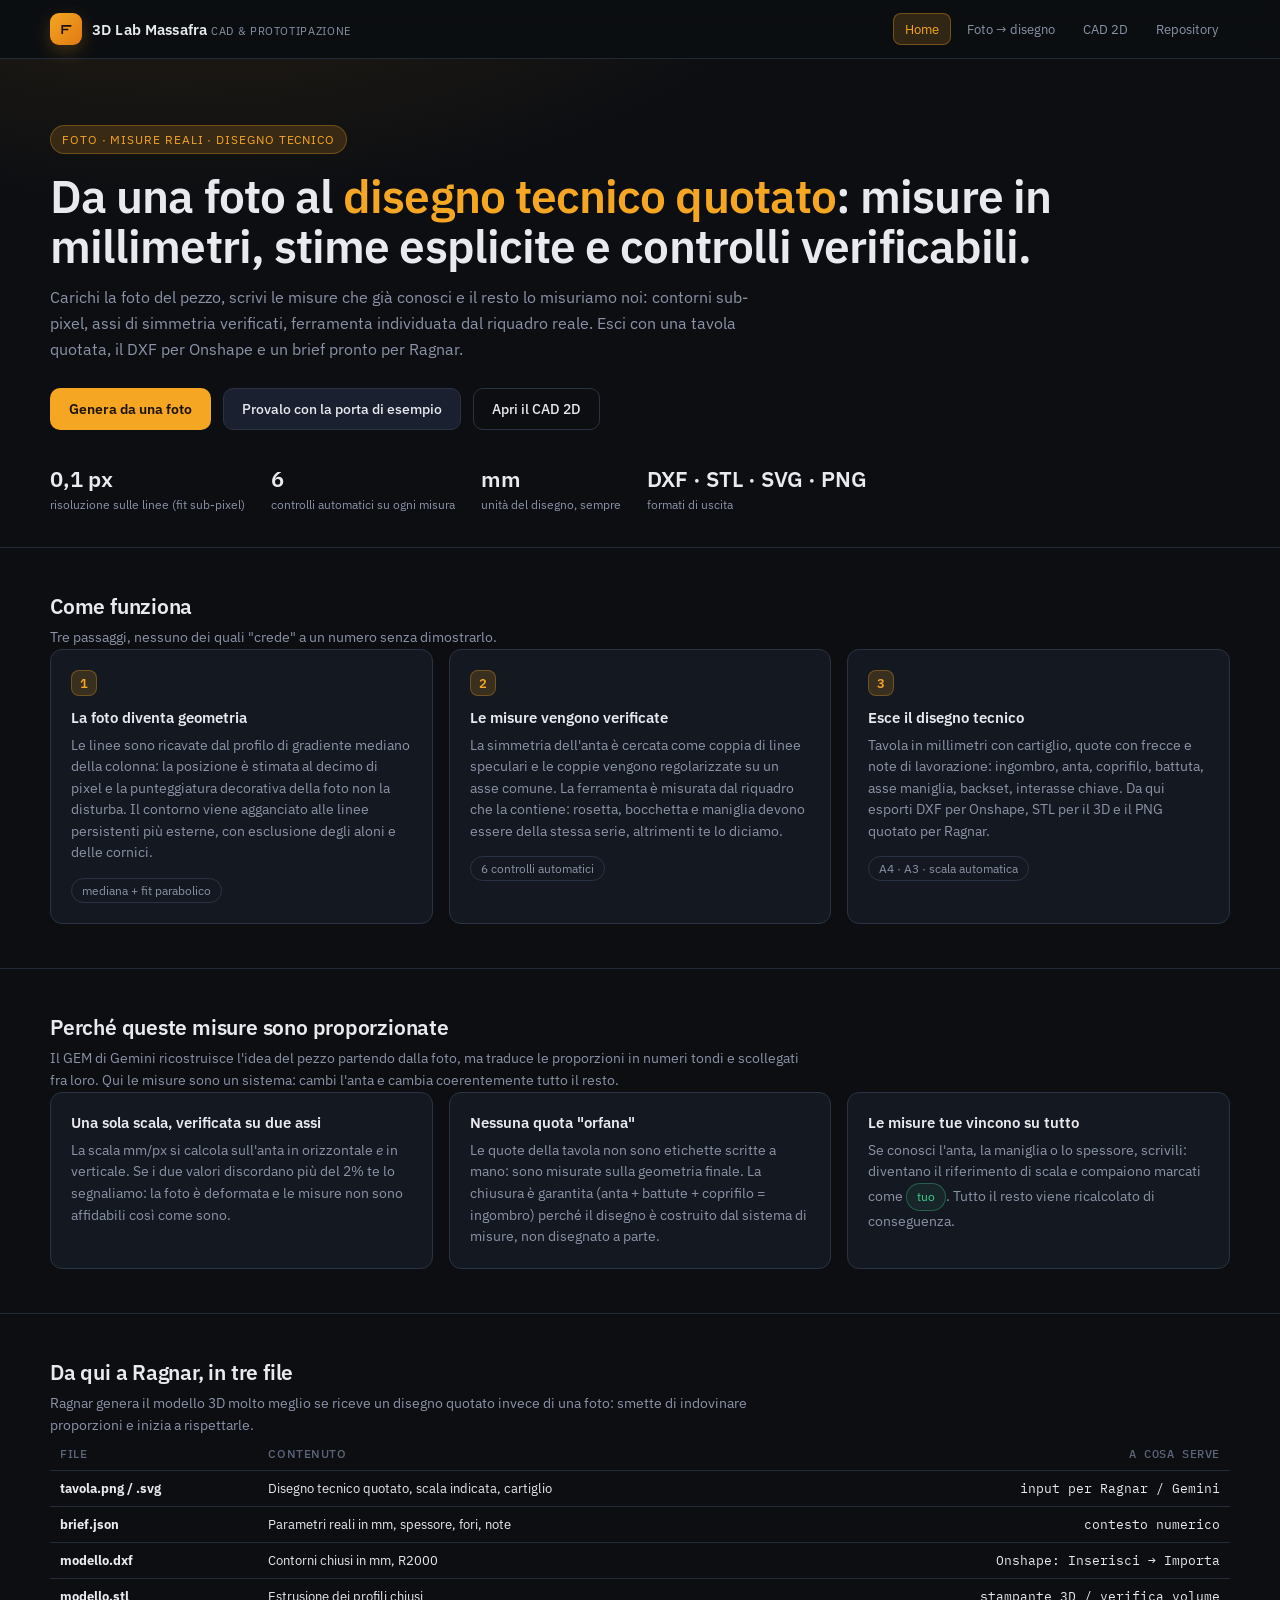
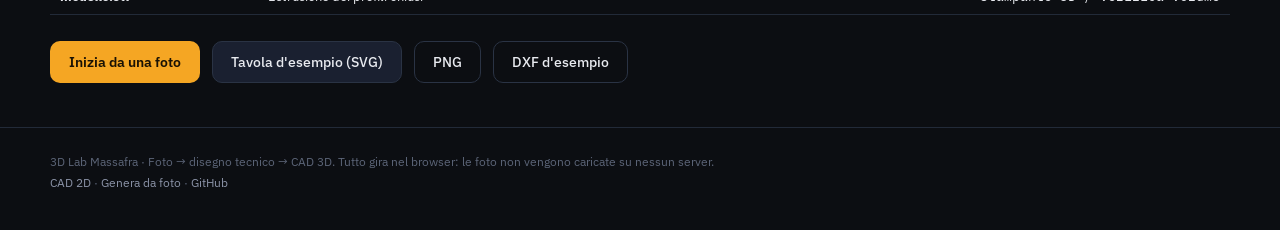
<file: index.html>
<!DOCTYPE html>
<html lang="it">
<head>
  <meta charset="UTF-8" />
  <meta name="viewport" content="width=device-width, initial-scale=1.0, viewport-fit=cover" />
  <title>3D Lab Massafra — Foto → disegno tecnico quotato → CAD / Ragnar</title>
  <meta name="description" content="Carica una foto e genera un disegno tecnico quotato in millimetri, con stime esplicite e controlli verificabili. DXF per Onshape, tavola e brief per Ragnar." />
  <link rel="icon" href="data:image/svg+xml,%3Csvg xmlns='http://www.w3.org/2000/svg' viewBox='0 0 16 16'%3E%3Crect width='16' height='16' rx='3' fill='%23f5a623'/%3E%3Cpath d='M4 11.5V4.5h8M4 8h5' stroke='%231a1204' stroke-width='1.6' fill='none'/%3E%3C/svg%3E" />
  <link rel="preconnect" href="https://fonts.googleapis.com" />
  <link rel="preconnect" href="https://fonts.gstatic.com" crossorigin />
  <link href="https://fonts.googleapis.com/css2?family=IBM+Plex+Mono:wght@400;500&family=IBM+Plex+Sans:wght@400;500;600&display=swap" rel="stylesheet" />
  <link rel="stylesheet" href="studio.css" />
</head>
<body class="app">
  <header class="topbar-app">
    <div class="wrap row">
      <span class="brand-app">
        <span class="logo" aria-hidden="true">
          <svg width="17" height="17" viewBox="0 0 16 16" fill="none">
            <path d="M4 11.5V4.5h8M4 8h5" stroke="#1a1204" stroke-width="1.6" stroke-linecap="round"/>
          </svg>
        </span>
        <span>
          <span class="name">3D Lab Massafra</span>
          <span class="sub">CAD &amp; prototipazione</span>
        </span>
      </span>
      <nav class="nav-app">
        <a href="index.html" class="on">Home</a>
        <a href="genera.html">Foto → disegno</a>
        <a href="cad.html">CAD 2D</a>
        <a href="https://github.com/3dlabmassafra/CAD" target="_blank" rel="noopener">Repository</a>
      </nav>
    </div>
  </header>

  <main>
    <section class="hero">
      <div class="wrap">
        <span class="kicker">Foto · misure reali · disegno tecnico</span>
        <h1 class="display">Da una foto al <em>disegno tecnico quotato</em>: misure in millimetri, stime esplicite e controlli verificabili.</h1>
        <p class="lede">
          Carichi la foto del pezzo, scrivi le misure che già conosci e il resto lo misuriamo noi: contorni sub-pixel,
          assi di simmetria verificati, ferramenta individuata dal riquadro reale. Esci con una tavola quotata,
          il DXF per Onshape e un brief pronto per Ragnar.
        </p>
        <div class="cta-row">
          <a class="btn primary" href="genera.html">Genera da una foto</a>
          <a class="btn" href="genera.html?demo=1">Provalo con la porta di esempio</a>
          <a class="btn ghost" href="cad.html">Apri il CAD 2D</a>
        </div>
        <div class="stats-row">
          <div class="stat-app"><b>0,1&nbsp;px</b><span>risoluzione sulle linee (fit sub-pixel)</span></div>
          <div class="stat-app"><b>6</b><span>controlli automatici su ogni misura</span></div>
          <div class="stat-app"><b>mm</b><span>unità del disegno, sempre</span></div>
          <div class="stat-app"><b>DXF · STL · SVG · PNG</b><span>formati di uscita</span></div>
        </div>
      </div>
    </section>

    <section class="block">
      <div class="wrap">
        <div class="head">
          <h2>Come funziona</h2>
          <p class="sub">Tre passaggi, nessuno dei quali "crede" a un numero senza dimostrarlo.</p>
        </div>
        <div class="grid-3">
          <article class="card">
            <div class="num">1</div>
            <h3>La foto diventa geometria</h3>
            <p>Le linee sono ricavate dal profilo di gradiente mediano della colonna: la posizione è stimata al decimo di pixel e la punteggiatura decorativa della foto non la disturba. Il contorno viene agganciato alle linee persistenti più esterne, con esclusione degli aloni e delle cornici.</p>
            <div class="foot"><span class="pill">mediana + fit parabolico</span></div>
          </article>
          <article class="card">
            <div class="num">2</div>
            <h3>Le misure vengono verificate</h3>
            <p>La simmetria dell'anta è cercata come coppia di linee speculari e le coppie vengono regolarizzate su un asse comune. La ferramenta è misurata dal riquadro che la contiene: rosetta, bocchetta e maniglia devono essere della stessa serie, altrimenti te lo diciamo.</p>
            <div class="foot"><span class="pill">6 controlli automatici</span></div>
          </article>
          <article class="card">
            <div class="num">3</div>
            <h3>Esce il disegno tecnico</h3>
            <p>Tavola in millimetri con cartiglio, quote con frecce e note di lavorazione: ingombro, anta, coprifilo, battuta, asse maniglia, backset, interasse chiave. Da qui esporti DXF per Onshape, STL per il 3D e il PNG quotato per Ragnar.</p>
            <div class="foot"><span class="pill">A4 · A3 · scala automatica</span></div>
          </article>
        </div>
      </div>
    </section>

    <section class="block">
      <div class="wrap">
        <div class="head">
          <h2>Perché queste misure sono proporzionate</h2>
          <p class="sub">Il GEM di Gemini ricostruisce l'idea del pezzo partendo dalla foto, ma traduce le proporzioni in numeri tondi e scollegati fra loro. Qui le misure sono un sistema: cambi l'anta e cambia coerentemente tutto il resto.</p>
        </div>
        <div class="grid-3">
          <article class="card">
            <h3>Una sola scala, verificata su due assi</h3>
            <p>La scala mm/px si calcola sull'anta in orizzontale <em>e</em> in verticale. Se i due valori discordano più del 2% te lo segnaliamo: la foto è deformata e le misure non sono affidabili così come sono.</p>
          </article>
          <article class="card">
            <h3>Nessuna quota "orfana"</h3>
            <p>Le quote della tavola non sono etichette scritte a mano: sono misurate sulla geometria finale. La chiusura è garantita (anta + battute + coprifilo = ingombro) perché il disegno è costruito dal sistema di misure, non disegnato a parte.</p>
          </article>
          <article class="card">
            <h3>Le misure tue vincono su tutto</h3>
            <p>Se conosci l'anta, la maniglia o lo spessore, scrivili: diventano il riferimento di scala e compaiono marcati come <span class="pill ok">tuo</span>. Tutto il resto viene ricalcolato di conseguenza.</p>
          </article>
        </div>
      </div>
    </section>

    <section class="block">
      <div class="wrap">
        <div class="head">
          <h2>Da qui a Ragnar, in tre file</h2>
          <p class="sub">Ragnar genera il modello 3D molto meglio se riceve un disegno quotato invece di una foto: smette di indovinare proporzioni e inizia a rispettarle.</p>
        </div>
        <table class="table-app">
          <thead>
            <tr><th>File</th><th>Contenuto</th><th class="num">A cosa serve</th></tr>
          </thead>
          <tbody>
            <tr><td><b>tavola.png / .svg</b></td><td>Disegno tecnico quotato, scala indicata, cartiglio</td><td class="num">input per Ragnar / Gemini</td></tr>
            <tr><td><b>brief.json</b></td><td>Parametri reali in mm, spessore, fori, note</td><td class="num">contesto numerico</td></tr>
            <tr><td><b>modello.dxf</b></td><td>Contorni chiusi in mm, R2000</td><td class="num">Onshape: Inserisci → Importa</td></tr>
            <tr><td><b>modello.stl</b></td><td>Estrusione dei profili chiusi</td><td class="num">stampante 3D / verifica volume</td></tr>
          </tbody>
        </table>
        <div class="cta-row">
          <a class="btn primary" href="genera.html">Inizia da una foto</a>
          <a class="btn" href="esempi/porta-tavola.svg" target="_blank" rel="noopener">Tavola d'esempio (SVG)</a>
          <a class="btn ghost" href="esempi/porta-tavola.png" target="_blank" rel="noopener">PNG</a>
          <a class="btn ghost" href="esempi/porta.dxf" download>DXF d'esempio</a>
        </div>
      </div>
    </section>

    <footer class="footer-app">
      <div class="wrap">
        <p>3D Lab Massafra · Foto → disegno tecnico → CAD 3D. Tutto gira nel browser: le foto non vengono caricate su nessun server.</p>
        <p style="margin-top:6px"><a href="cad.html">CAD 2D</a> · <a href="genera.html">Genera da foto</a> · <a href="https://github.com/3dlabmassafra/CAD" target="_blank" rel="noopener">GitHub</a></p>
      </div>
    </footer>
  </main>
</body>
</html>
</file>
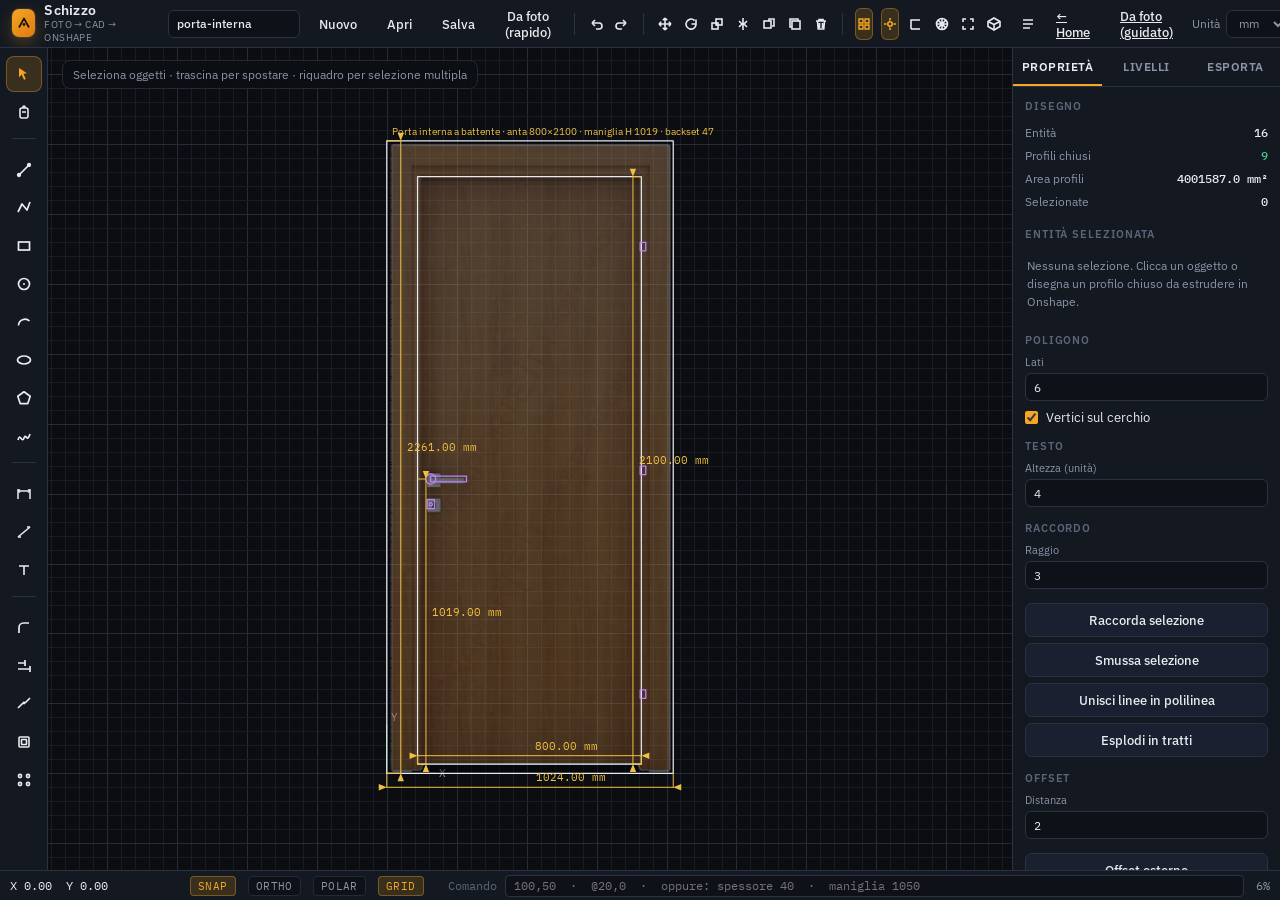
<file: cad.html>
<!DOCTYPE html>
<html lang="it">
<head>
  <meta charset="UTF-8" />
  <meta name="viewport" content="width=device-width, initial-scale=1.0, viewport-fit=cover, maximum-scale=1" />
  <title>CAD 2D — Schizzo · 3D Lab Massafra</title>
  <meta name="description" content="CAD 2D di precisione: profili chiusi in millimetri, DXF R2000 per Onshape." />
  <link rel="icon" href="data:image/svg+xml,%3Csvg xmlns='http://www.w3.org/2000/svg' viewBox='0 0 16 16'%3E%3Crect width='16' height='16' rx='3' fill='%23f5a623'/%3E%3Cpath d='M3 12.5 L8 3.5 L13 12.5' stroke='%231a1204' stroke-width='1.7' fill='none'/%3E%3C/svg%3E" />
  <link rel="preconnect" href="https://fonts.googleapis.com" />
  <link rel="preconnect" href="https://fonts.gstatic.com" crossorigin />
  <link href="https://fonts.googleapis.com/css2?family=IBM+Plex+Mono:wght@400;500&family=IBM+Plex+Sans:wght@400;500;600&display=swap" rel="stylesheet" />
  <link rel="stylesheet" href="styles.css" />
</head>
<body>
  <div class="app">
    <header class="topbar">
      <div class="brand">
        <div class="logo" aria-hidden="true">
          <svg width="16" height="16" viewBox="0 0 16 16" fill="none">
            <path d="M3 12.5 L8 3.5 L13 12.5" stroke="#1a1204" stroke-width="1.7" stroke-linejoin="round"/>
            <circle cx="8" cy="9.5" r="1.4" fill="#1a1204"/>
          </svg>
        </div>
        <div>
          <div class="brand-name">Schizzo</div>
          <div class="brand-sub">Foto → CAD → Onshape</div>
        </div>
      </div>
      <input id="dwg-name" class="name-input" value="senza-nome" spellcheck="false" title="Nome del disegno" />

      <button class="tbtn" id="btn-new" title="Nuovo disegno">Nuovo</button>
      <button class="tbtn" id="btn-open" title="Apri progetto .schizzo">Apri</button>
      <button class="tbtn" id="btn-save" title="Salva progetto">Salva</button>
      <input type="file" id="file-open" accept=".schizzo,.json,.svg,.dxf,image/*" hidden />
      <input type="file" id="file-photo" accept="image/*" hidden />
      <button class="tbtn" id="btn-photo" title="Importazione rapida: schizzo approssimato dalla foto">Da foto (rapido)</button>

      <div class="sep"></div>

      <button class="icon-btn" id="btn-undo" title="Annulla (Ctrl+Z)">
        <svg width="16" height="16" viewBox="0 0 16 16" fill="none" stroke="currentColor" stroke-width="1.6"><path d="M4 7h7a3 3 0 010 6H8"/><path d="M4 7l3-3M4 7l3 3"/></svg>
      </button>
      <button class="icon-btn" id="btn-redo" title="Ripeti (Ctrl+Y)">
        <svg width="16" height="16" viewBox="0 0 16 16" fill="none" stroke="currentColor" stroke-width="1.6"><path d="M12 7H5a3 3 0 000 6h3"/><path d="M12 7l-3-3M12 7l-3 3"/></svg>
      </button>

      <div class="sep"></div>

      <button class="icon-btn" id="btn-move" data-cmd="move" title="Sposta (M)">
        <svg width="16" height="16" viewBox="0 0 16 16" fill="none" stroke="currentColor" stroke-width="1.6"><path d="M8 2v12M2 8h12M8 2l2.2 2.2M8 2L5.8 4.2M8 14l2.2-2.2M8 14l-2.2-2.2M2 8l2.2-2.2M2 8l2.2 2.2M14 8l-2.2-2.2M14 8l-2.2 2.2"/></svg>
      </button>
      <button class="icon-btn" id="btn-rotate" data-cmd="rotate" title="Ruota (RO)">
        <svg width="16" height="16" viewBox="0 0 16 16" fill="none" stroke="currentColor" stroke-width="1.6"><path d="M13 8a5 5 0 11-1.4-3.4"/><path d="M13 3.5V8h-4.5"/></svg>
      </button>
      <button class="icon-btn" id="btn-scale" data-cmd="scale" title="Scala">
        <svg width="16" height="16" viewBox="0 0 16 16" fill="none" stroke="currentColor" stroke-width="1.6"><rect x="3" y="7" width="6" height="6"/><rect x="7" y="3" width="6" height="6"/></svg>
      </button>
      <button class="icon-btn" id="btn-mirror" data-cmd="mirror" title="Specchia">
        <svg width="16" height="16" viewBox="0 0 16 16" fill="none" stroke="currentColor" stroke-width="1.6"><path d="M8 2v12M4 5l3 3-3 3M12 5l-3 3 3 3"/></svg>
      </button>
      <button class="icon-btn" id="btn-copy" title="Copia con punto base">
        <svg width="16" height="16" viewBox="0 0 16 16" fill="none" stroke="currentColor" stroke-width="1.6"><rect x="3" y="5" width="7" height="7"/><path d="M8 5V3h5v7H11"/></svg>
      </button>
      <button class="icon-btn" id="btn-dup" title="Duplica (Ctrl+D)">
        <svg width="16" height="16" viewBox="0 0 16 16" fill="none" stroke="currentColor" stroke-width="1.6"><rect x="5" y="5" width="8" height="8"/><path d="M5 11H3V3h8v2"/></svg>
      </button>
      <button class="icon-btn" id="btn-del" title="Elimina (Canc)">
        <svg width="16" height="16" viewBox="0 0 16 16" fill="none" stroke="currentColor" stroke-width="1.6"><path d="M3 5h10M6 5V3.5h4V5M6.5 7v5M9.5 7v5M4.5 5l.7 8h5.6l.7-8"/></svg>
      </button>

      <div class="sep"></div>

      <button class="icon-btn" id="tog-grid" title="Griglia (G)"><svg width="16" height="16" viewBox="0 0 16 16" fill="none" stroke="currentColor" stroke-width="1.4"><path d="M3 3h4v4H3zM9 3h4v4H9zM3 9h4v4H3zM9 9h4v4H9z"/></svg></button>
      <button class="icon-btn" id="tog-snap" title="Snap oggetti (F3)"><svg width="16" height="16" viewBox="0 0 16 16" fill="none" stroke="currentColor" stroke-width="1.6"><circle cx="8" cy="8" r="2.2"/><path d="M8 2v2.5M8 11.5V14M2 8h2.5M11.5 8H14"/></svg></button>
      <button class="icon-btn" id="tog-ortho" title="Ortogonale (F8)"><svg width="16" height="16" viewBox="0 0 16 16" fill="none" stroke="currentColor" stroke-width="1.6"><path d="M3 13V4h9"/><path d="M3 13h9"/></svg></button>
      <button class="icon-btn" id="tog-polar" title="Tracciamento polare 45° (F10)"><svg width="16" height="16" viewBox="0 0 16 16" fill="none" stroke="currentColor" stroke-width="1.6"><circle cx="8" cy="8" r="5.5"/><path d="M8 2.5v11M2.5 8h11M4.1 4.1l7.8 7.8M11.9 4.1L4.1 11.9"/></svg></button>
      <button class="icon-btn" id="btn-fit" title="Adatta alla vista (F)"><svg width="16" height="16" viewBox="0 0 16 16" fill="none" stroke="currentColor" stroke-width="1.6"><path d="M3 6V3h3M10 3h3v3M13 10v3h-3M6 13H3v-3"/></svg></button>
      <button class="icon-btn" id="btn-3d" title="Anteprima 3D estrusa"><svg width="16" height="16" viewBox="0 0 16 16" fill="none" stroke="currentColor" stroke-width="1.6"><path d="M8 2l6 3.5v5L8 14 2 10.5v-5z"/><path d="M8 8.5V14M8 8.5L14 5.5M8 8.5L2 5.5"/></svg></button>

      <div class="grow"></div>
      <button class="icon-btn" id="btn-side" title="Pannello proprietà">
        <svg width="16" height="16" viewBox="0 0 16 16" fill="none" stroke="currentColor" stroke-width="1.6"><path d="M3 4h10M3 8h10M3 12h7"/></svg>
      </button>

      <a class="tbtn" href="index.html" title="Torna alla home">← Home</a>
      <a class="tbtn" href="genera.html" title="Flusso guidato: misure verificate e tavola quotata">Da foto (guidato)</a>

      <div class="units">
        Unità
        <select id="sel-units" title="Unità del disegno (Onshape le rispetta)">
          <option value="mm" selected>mm</option>
          <option value="cm">cm</option>
          <option value="in">inch</option>
        </select>
      </div>

      <div class="sep"></div>
      <button class="tbtn" id="btn-png">PNG</button>
      <button class="tbtn" id="btn-svg">SVG</button>
      <button class="tbtn primary" id="btn-dxf" title="Formato nativo per schizzi Onshape">DXF Onshape</button>
      <button class="tbtn" id="btn-stl" title="STL dell’estrusione 3D">STL</button>
      <button class="tbtn" id="btn-dwg" title="Informazioni su DWG e Onshape">DWG</button>
      <button class="icon-btn" id="btn-help" title="Guida (?)">?</button>
    </header>

    <div class="main">
      <nav class="tools" id="tools">
        <button class="icon-btn active" data-tool="select" title="Seleziona (S / Esc)">
          <svg width="18" height="18" viewBox="0 0 18 18" fill="none" stroke="currentColor" stroke-width="1.6"><path d="M4 3l8 5.2-3.6.6 2.4 5.2-1.8.8-2.4-5.2L4 12.5z" fill="currentColor" stroke="none"/></svg>
        </button>
        <button class="icon-btn" data-tool="pan" title="Sposta vista (Spazio)">
          <svg width="18" height="18" viewBox="0 0 18 18" fill="none" stroke="currentColor" stroke-width="1.6"><rect x="5" y="5" width="8" height="10" rx="2"/><path d="M8 5V4a1 1 0 012 0v1M7 9h4"/></svg>
        </button>
        <div class="tool-gap"></div>
        <button class="icon-btn" data-tool="line" title="Linea (L)">
          <svg width="18" height="18" viewBox="0 0 18 18" fill="none" stroke="currentColor" stroke-width="1.7"><path d="M4 14L14 4"/><circle cx="4" cy="14" r="1.3" fill="currentColor"/><circle cx="14" cy="4" r="1.3" fill="currentColor"/></svg>
        </button>
        <button class="icon-btn" data-tool="polyline" title="Polilinea (PL)">
          <svg width="18" height="18" viewBox="0 0 18 18" fill="none" stroke="currentColor" stroke-width="1.7" stroke-linejoin="round"><path d="M3 13L7 5l5 6 3-8"/></svg>
        </button>
        <button class="icon-btn" data-tool="rect" title="Rettangolo (R)">
          <svg width="18" height="18" viewBox="0 0 18 18" fill="none" stroke="currentColor" stroke-width="1.7"><rect x="3.5" y="5" width="11" height="8"/></svg>
        </button>
        <button class="icon-btn" data-tool="circle" title="Cerchio (C)">
          <svg width="18" height="18" viewBox="0 0 18 18" fill="none" stroke="currentColor" stroke-width="1.7"><circle cx="9" cy="9" r="5.5"/><circle cx="9" cy="9" r="1" fill="currentColor" stroke="none"/></svg>
        </button>
        <button class="icon-btn" data-tool="arc" title="Arco 3 punti (A)">
          <svg width="18" height="18" viewBox="0 0 18 18" fill="none" stroke="currentColor" stroke-width="1.7"><path d="M3.5 12.5a6.5 6.5 0 0111-4.5"/></svg>
        </button>
        <button class="icon-btn" data-tool="ellipse" title="Ellisse">
          <svg width="18" height="18" viewBox="0 0 18 18" fill="none" stroke="currentColor" stroke-width="1.7"><ellipse cx="9" cy="9" rx="6.5" ry="4"/></svg>
        </button>
        <button class="icon-btn" data-tool="polygon" title="Poligono regolare">
          <svg width="18" height="18" viewBox="0 0 18 18" fill="none" stroke="currentColor" stroke-width="1.7" stroke-linejoin="round"><path d="M9 2.8 L15.2 7.2 L12.8 14.6 H5.2 L2.8 7.2 Z"/></svg>
        </button>
        <button class="icon-btn" data-tool="spline" title="Spline (punti di passaggio)">
          <svg width="18" height="18" viewBox="0 0 18 18" fill="none" stroke="currentColor" stroke-width="1.7"><path d="M3 13c2-8 4 4 6-2s3 6 6-4"/></svg>
        </button>
        <div class="tool-gap"></div>
        <button class="icon-btn" data-tool="dimension" title="Quota allineata (D)">
          <svg width="18" height="18" viewBox="0 0 18 18" fill="none" stroke="currentColor" stroke-width="1.5"><path d="M3 14V4M15 14V4M3 6h12"/><path d="M3 6l2-1.5M3 6l2 1.5M15 6l-2-1.5M15 6l-2 1.5"/></svg>
        </button>
        <button class="icon-btn" data-tool="measure" title="Misura (DI)">
          <svg width="18" height="18" viewBox="0 0 18 18" fill="none" stroke="currentColor" stroke-width="1.6"><path d="M3 14L15 4"/><path d="M3 14h3M15 4h-3"/></svg>
        </button>
        <button class="icon-btn" data-tool="text" title="Testo">
          <svg width="18" height="18" viewBox="0 0 18 18" fill="none" stroke="currentColor" stroke-width="1.6"><path d="M4 5h10M9 5v9"/></svg>
        </button>
        <div class="tool-gap"></div>
        <button class="icon-btn" data-tool="fillet" title="Raccordo angoli (Fillets per Onshape)">
          <svg width="18" height="18" viewBox="0 0 18 18" fill="none" stroke="currentColor" stroke-width="1.7"><path d="M4 14V8.5A4.5 4.5 0 018.5 4H14"/></svg>
        </button>
        <button class="icon-btn" data-tool="trim" title="Taglia / Estendi (TR, Shift=estendi)">
          <svg width="18" height="18" viewBox="0 0 18 18" fill="none" stroke="currentColor" stroke-width="1.7"><path d="M3 6h7M3 12h12M10 3v6M15 9v6"/></svg>
        </button>
        <button class="icon-btn" data-tool="break" title="Spezza linea (BR)">
          <svg width="18" height="18" viewBox="0 0 18 18" fill="none" stroke="currentColor" stroke-width="1.7"><path d="M3 13L8 8M10 8l5-5"/><circle cx="9" cy="8" r="1.4" fill="currentColor" stroke="none"/></svg>
        </button>
        <button class="icon-btn" data-tool="offset" title="Offset (OF)">
          <svg width="18" height="18" viewBox="0 0 18 18" fill="none" stroke="currentColor" stroke-width="1.6"><rect x="4" y="4" width="10" height="10" rx="1"/><rect x="6.5" y="6.5" width="5" height="5" rx="0.5"/></svg>
        </button>
        <button class="icon-btn" id="btn-array" title="Serie rettangolare o polare">
          <svg width="18" height="18" viewBox="0 0 18 18" fill="none" stroke="currentColor" stroke-width="1.6"><circle cx="5" cy="5" r="1.6"/><circle cx="13" cy="5" r="1.6"/><circle cx="5" cy="13" r="1.6"/><circle cx="13" cy="13" r="1.6"/></svg>
        </button>
      </nav>

      <div class="workspace">
        <canvas id="c"></canvas>
        <div class="empty" id="empty">
          <div class="empty-card">
            <h2>Da immagine a disegno tecnico</h2>
            <p>Genera un prospetto CAD modificabile e quotato. Inserisci almeno una misura reale: la scala non viene indovinata. Esporta DXF, SVG o PNG.</p>
            <button class="btn-block accent" id="empty-photo" style="margin-bottom:12px">Carica immagine e imposta le misure</button>
            <div class="empty-grid">
              <button class="tpl" data-tpl="door"><b>Porta da foto</b><span>Anta 800×2100, maniglia, telaio</span></button>
              <button class="tpl" data-tpl="plate"><b>Piastra forata</b><span>80×50 mm, 4 fori Ø6</span></button>
              <button class="tpl" data-tpl="flange"><b>Flangia</b><span>Ø80, corona 4 fori</span></button>
              <button class="tpl" data-tpl="bracket"><b>Staffa a L</b><span>60×40, spessore 10</span></button>
            </div>
          </div>
        </div>
        <div class="hint" id="hint">Seleziona uno strumento oppure premi <kbd>L</kbd> linea · <kbd>C</kbd> cerchio · <kbd>R</kbd> rettangolo · <kbd>F</kbd> adatta vista</div>
        <div class="measure" id="measure" hidden></div>
      </div>

      <aside class="side">
        <div class="tabs">
          <button class="tab active" data-panel="props">Proprietà</button>
          <button class="tab" data-panel="layers">Livelli</button>
          <button class="tab" data-panel="export">Esporta</button>
        </div>

        <div class="panel active" id="panel-props">
          <div class="h">Disegno</div>
          <div class="stat"><span>Entità</span><b id="st-ents">0</b></div>
          <div class="stat ok" id="st-closed-row"><span>Profili chiusi</span><b id="st-closed">0</b></div>
          <div class="stat"><span>Area profili</span><b id="st-area">0</b></div>
          <div class="stat"><span>Selezionate</span><b id="st-sel">0</b></div>

          <div class="h">Entità selezionata</div>
          <div id="props-box" class="props-empty">Nessuna selezione. Clicca un oggetto o disegna un profilo chiuso da estrudere in Onshape.</div>

          <div class="h">Poligono</div>
          <div class="field">
            <label>Lati</label>
            <input type="number" id="poly-sides" min="3" max="64" value="6" />
          </div>
          <label class="check"><input type="checkbox" id="poly-inscribed" checked /> Vertici sul cerchio</label>
          <div class="h">Testo</div>
          <div class="field">
            <label>Altezza (unità)</label>
            <input type="number" id="text-h" min="0.5" step="0.5" value="4" />
          </div>
          <div class="h">Raccordo</div>
          <div class="field">
            <label>Raggio</label>
            <input type="number" id="fillet-r" min="0.1" step="0.5" value="3" />
          </div>
          <button class="btn-block" id="btn-fillet-sel">Raccorda selezione</button>
          <button class="btn-block" id="btn-chamfer-sel">Smussa selezione</button>
          <button class="btn-block" id="btn-join">Unisci linee in polilinea</button>
          <button class="btn-block" id="btn-explode">Esplodi in tratti</button>
          <div class="h">Offset</div>
          <div class="field">
            <label>Distanza</label>
            <input type="number" id="offset-d" min="0.01" step="0.5" value="2" />
          </div>
          <button class="btn-block" id="btn-offset-out">Offset esterno</button>
          <button class="btn-block" id="btn-offset-in">Offset interno</button>
          <div class="h">Serie</div>
          <div class="row">
            <div class="field"><label>Nx / N polare</label><input type="number" id="arr-n" min="1" value="4" /></div>
            <div class="field"><label>Ny</label><input type="number" id="arr-ny" min="1" value="2" /></div>
          </div>
          <div class="row">
            <div class="field"><label>Passo X</label><input type="number" id="arr-dx" step="0.5" value="20" /></div>
            <div class="field"><label>Passo Y</label><input type="number" id="arr-dy" step="0.5" value="20" /></div>
          </div>
          <button class="btn-block" id="btn-array-rect">Serie rettangolare</button>
          <button class="btn-block" id="btn-array-polar">Serie polare (poi clicca il centro)</button>
          <button class="btn-block ghost" id="btn-origin">Origine sul punto cliccato</button>
          <div class="h">Griglia</div>
          <div class="field">
            <label>Passo</label>
            <input type="number" id="grid-step" min="0.1" step="0.5" value="5" />
          </div>
        </div>

        <div class="panel" id="panel-layers">
          <div class="h">Livelli</div>
          <div id="layer-list"></div>
          <button class="btn-block" id="btn-add-layer">+ Nuovo livello</button>
          <button class="btn-block" id="btn-layer-sel">Assegna selezione al livello</button>
          <p class="props-empty" style="margin-top:12px">I fori su un livello separato restano cerchi esatti nel DXF: Onshape li riconosce come feature da estrudere o tagliare.</p>
        </div>

        <div class="panel" id="panel-export">
          <div class="h">Onshape</div>
          <p class="help-list" style="margin-bottom:10px">Esporta in <b style="color:var(--text)">DXF millimetri</b>, poi in Onshape: <em>Inserisci → Importa</em> nel Part Studio, oppure importa lo schizzo su un piano e usa <em>Estrudi</em>.</p>
          <label class="check"><input type="checkbox" id="ex-sel" /> Solo selezione</label>
          <label class="check"><input type="checkbox" id="ex-dim" checked /> Includi quote e testi nel file tecnico</label>
          <label class="check"><input type="checkbox" id="ex-photo-underlay" /> Includi foto di riferimento nel PNG</label>
          <div class="h">PNG</div>
          <div class="field">
            <label>Sfondo</label>
            <select id="png-bg">
              <option value="white">Bianco (stampa)</option>
              <option value="transparent">Trasparente</option>
              <option value="dark">Scuro</option>
            </select>
          </div>
          <div class="field">
            <label>Risoluzione</label>
            <select id="png-dpi">
              <option value="96">Schermo (96 dpi)</option>
              <option value="150" selected>150 dpi</option>
              <option value="300">Stampa 300 dpi</option>
            </select>
          </div>
          <div class="field">
            <label>Spessore 3D / STL (mm)</label>
            <input type="number" id="ex-th" min="0.2" step="0.5" value="40" />
          </div>
          <button class="btn-block accent" id="ex-dxf">Scarica DXF</button>
          <button class="btn-block" id="ex-stl">Scarica STL</button>
          <button class="btn-block" id="ex-png">Scarica PNG</button>
          <button class="btn-block" id="ex-svg">Scarica SVG</button>
          <button class="btn-block ghost" id="ex-dwg">Info DWG…</button>

          <div class="h">Foto → disegno tecnico rapido</div>
          <p class="help-list" style="margin-bottom:10px">Elaborazione locale nel browser. Inserisci una misura reale: con una quota si conserva il rapporto della foto, con due quote si fissano entrambe le dimensioni.</p>
          <button class="btn-block accent" id="ex-photo">Carica immagine e calibra…</button>
          <div class="photo-quality" id="photo-quality" hidden>
            <div class="quality-title" id="photo-quality-title"></div>
            <p id="photo-quality-summary"></p>
            <ul id="photo-quality-list"></ul>
          </div>
          <div class="h">Modelli pronti</div>
          <button class="tpl" data-tpl="door"><b>Porta da foto</b><span>Anta 800×2100 mm, maniglia H1019</span></button>
          <button class="tpl" data-tpl="plate"><b>Piastra forata</b><span>80×50 mm, 4 fori Ø6</span></button>
          <button class="tpl" data-tpl="flange"><b>Flangia</b><span>Ø80 / Ø36, 4 fori su corona</span></button>
          <button class="tpl" data-tpl="bracket"><b>Staffa a L</b><span>Profilo chiuso 60×40, sp. 10</span></button>
          <button class="tpl" data-tpl="channel"><b>Profilo a U</b><span>Canale 50×30, sp. 4</span></button>
          <button class="tpl" data-tpl="gasket"><b>Guarnizione</b><span>Anello Ø60 / Ø40</span></button>
          <button class="tpl" data-tpl="rounded"><b>Piastra raccordata</b><span>80×50, R6, 4 fori Ø5</span></button>
        </div>
      </aside>
    </div>

    <footer class="status">
      <span class="coord" id="coord">X 0.00&nbsp;&nbsp;Y 0.00</span>
      <span class="tag" id="tag-snap">SNAP</span>
      <span class="tag" id="tag-ortho">ORTHO</span>
      <span class="tag" id="tag-polar">POLAR</span>
      <span class="tag" id="tag-grid">GRID</span>
      <span id="snap-label"></span>
      <div class="cmd">
        <label for="cmd">Comando</label>
        <input id="cmd" placeholder="100,50  ·  @20,0  ·  oppure: spessore 40  ·  maniglia 1050" autocomplete="off" spellcheck="false" />
      </div>
      <span id="zoom-label">100%</span>
    </footer>
  </div>

  <div class="overlay" id="overlay">
    <div class="modal" id="modal"></div>
  </div>
  <div class="studio" id="studio" hidden>
    <div class="studio-card">
      <div class="studio-head">
        <div>
          <div class="studio-kicker">Foto → CAD</div>
          <h2>Immagine → prospetto CAD quotato</h2>
        </div>
        <button class="icon-btn" id="studio-close" title="Chiudi">×</button>
      </div>
      <div class="studio-grid">
        <div class="studio-drop" id="studio-drop">
          <img id="studio-preview" alt="" hidden />
          <div class="studio-drop-msg" id="studio-drop-msg">
            Trascina qui una foto frontale, uno schizzo o un disegno tecnico<br /><span>oppure clicca per scegliere il file · elaborazione locale</span>
          </div>
        </div>
        <div class="studio-form">
          <label for="studio-prompt">Tipo di pezzo e dettagli (facoltativo)</label>
          <textarea id="studio-prompt" rows="4" placeholder="Porta interna, maniglia a 1019 mm a sinistra…"></textarea>
          <div class="field">
            <label for="studio-kind">Tipo immagine</label>
            <select id="studio-kind">
              <option value="auto">Rileva automaticamente</option>
              <option value="door">Porta (anta e ferramenta)</option>
              <option value="rect">Oggetto rettangolare</option>
              <option value="sketch">Schizzo / disegno tecnico</option>
            </select>
          </div>
          <div class="row studio-dimensions">
            <div class="field">
              <label for="studio-w">Larghezza nota (mm)</label>
              <input type="number" id="studio-w" min="0.01" step="0.01" placeholder="es. 800" />
            </div>
            <div class="field">
              <label for="studio-h">Altezza nota (mm)</label>
              <input type="number" id="studio-h" min="0.01" step="0.01" placeholder="es. 2100" />
            </div>
          </div>
          <p class="help-list scale-help">Per una porta le quote si riferiscono all’anta. Una sola misura calibra la scala e conserva il rapporto della foto; due misure fissano larghezza e altezza separatamente.</p>
          <div class="field">
            <label for="studio-th">Spessore estrusione / profondità (mm)</label>
            <input type="number" id="studio-th" min="0.2" step="0.5" placeholder="40" />
          </div>
          <label class="check estimate-check"><input type="checkbox" id="studio-estimate" /> Non conosco le misure: usa una scala solo indicativa</label>
          <p class="help-list local-note">La foto non permette di dedurre profondità o correggere la prospettiva. Controlla sempre le quote prima di esportare.</p>
          <button class="btn-block accent" id="studio-go">Genera disegno</button>
        </div>
      </div>
    </div>
  </div>
  <div class="ctx" id="ctx"></div>

  <script src="export.js"></script>
  <script src="trace.js"></script>
  <script src="app.js"></script>
</body>
</html>
</file>
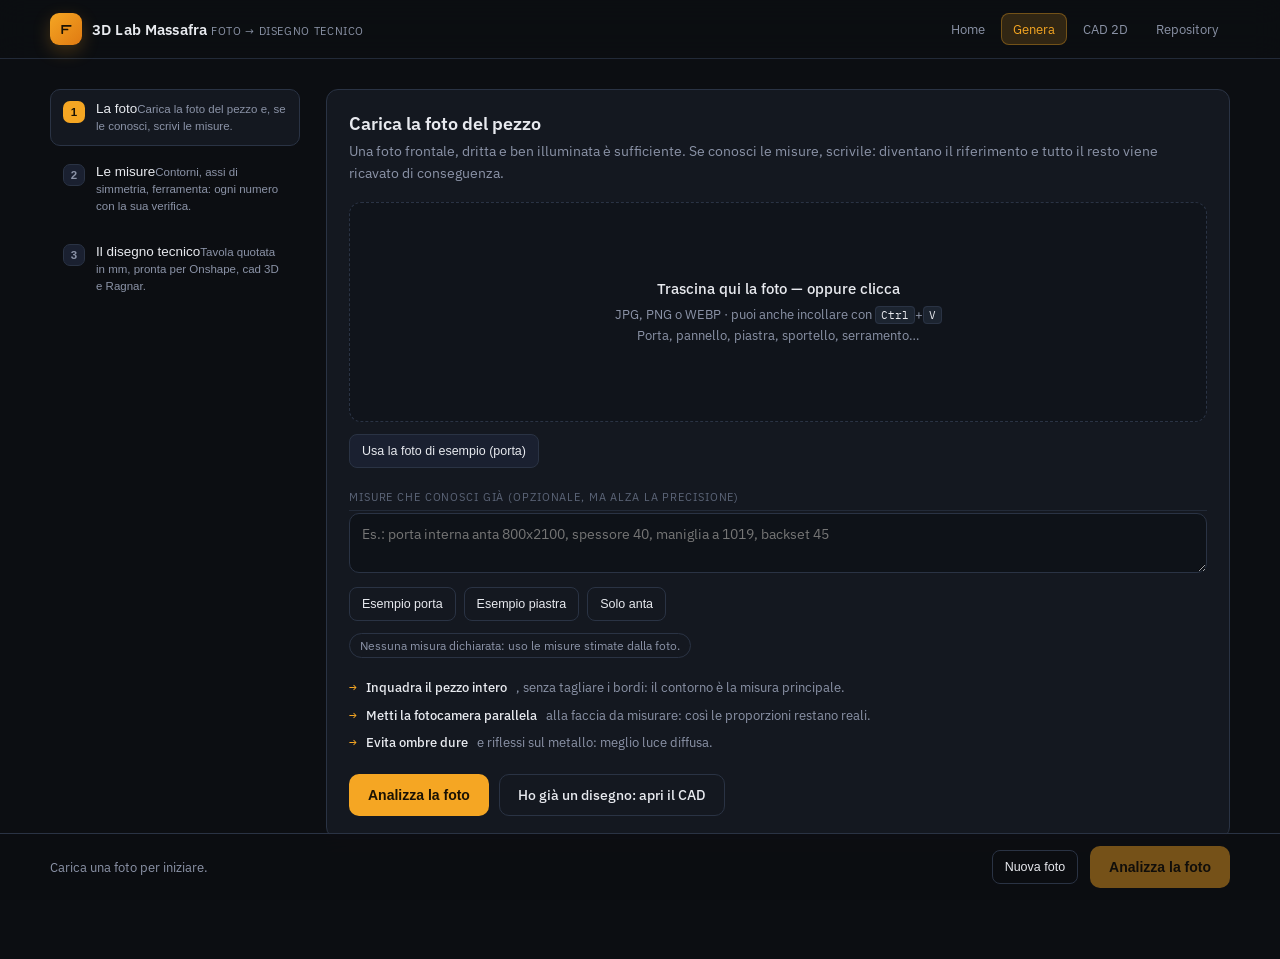
<file: genera.html>
<!DOCTYPE html>
<html lang="it">
<head>
  <meta charset="UTF-8" />
  <meta name="viewport" content="width=device-width, initial-scale=1.0, viewport-fit=cover" />
  <title>Foto → Disegno tecnico — 3D Lab Massafra</title>
  <meta name="description" content="Da una foto al disegno tecnico quotato in millimetri: misure proporzionate, controlli automatici, DXF per Onshape e per Ragnar." />
  <link rel="icon" href="data:image/svg+xml,%3Csvg xmlns='http://www.w3.org/2000/svg' viewBox='0 0 16 16'%3E%3Crect width='16' height='16' rx='3' fill='%23f5a623'/%3E%3Cpath d='M4 11.5V4.5h8M4 8h5' stroke='%231a1204' stroke-width='1.6' fill='none'/%3E%3C/svg%3E" />
  <link rel="preconnect" href="https://fonts.googleapis.com" />
  <link rel="preconnect" href="https://fonts.gstatic.com" crossorigin />
  <link href="https://fonts.googleapis.com/css2?family=IBM+Plex+Mono:wght@400;500&family=IBM+Plex+Sans:wght@400;500;600&display=swap" rel="stylesheet" />
  <link rel="stylesheet" href="studio.css" />
</head>
<body class="app">
  <header class="topbar-app">
    <div class="wrap row">
      <a class="brand-app" href="index.html" style="text-decoration:none;color:inherit">
        <span class="logo" aria-hidden="true">
          <svg width="17" height="17" viewBox="0 0 16 16" fill="none">
            <path d="M4 11.5V4.5h8M4 8h5" stroke="#1a1204" stroke-width="1.6" stroke-linecap="round"/>
          </svg>
        </span>
        <span>
          <span class="name">3D Lab Massafra</span>
          <span class="sub">Foto → disegno tecnico</span>
        </span>
      </a>
      <nav class="nav-app">
        <a href="index.html">Home</a>
        <a href="genera.html" class="on">Genera</a>
        <a href="cad.html">CAD 2D</a>
        <a href="https://github.com/3dlabmassafra/CAD" target="_blank" rel="noopener">Repository</a>
      </nav>
    </div>
  </header>

  <main class="wrap wizard">
    <aside class="steps">
      <button class="step-item on" data-step="1">
        <span class="idx">1</span>
        <span><span class="t">La foto</span><span class="d">Carica la foto del pezzo e, se le conosci, scrivi le misure.</span></span>
      </button>
      <button class="step-item" data-step="2">
        <span class="idx">2</span>
        <span><span class="t">Le misure</span><span class="d">Contorni, assi di simmetria, ferramenta: ogni numero con la sua verifica.</span></span>
      </button>
      <button class="step-item" data-step="3">
        <span class="idx">3</span>
        <span><span class="t">Il disegno tecnico</span><span class="d">Tavola quotata in mm, pronta per Onshape, cad 3D e Ragnar.</span></span>
      </button>
    </aside>

    <div>
      <!-- ============================ PASSO 1 ============================ -->
      <section class="pane on" data-step="1">
        <div class="panel-app">
          <h2>Carica la foto del pezzo</h2>
          <p class="hint">Una foto frontale, dritta e ben illuminata è sufficiente. Se conosci le misure, scrivile: diventano il riferimento e tutto il resto viene ricavato di conseguenza.</p>

          <div class="drop" id="drop">
            <div>
              <img id="photo-preview" alt="" hidden />
              <div id="drop-msg">
                <div class="big">Trascina qui la foto — oppure clicca</div>
                <div class="small">JPG, PNG o WEBP · puoi anche incollare con <kbd>Ctrl</kbd>+<kbd>V</kbd><br />Porta, pannello, piastra, sportello, serramento…</div>
              </div>
            </div>
          </div>
          <input type="file" id="file-photo" accept="image/*" hidden />
          <div style="display:flex;gap:10px;flex-wrap:wrap;align-items:center;margin-top:12px">
            <button class="btn sm" id="btn-demo">Usa la foto di esempio (porta)</button>
            <span style="font-size:12.5px;color:var(--muted)" id="file-meta"></span>
          </div>

          <div class="group-title" style="margin-top:22px">Misure che conosci già (opzionale, ma alza la precisione)</div>
          <textarea id="prompt" rows="2" style="width:100%;background:#0e1218;border:1px solid var(--border);border-radius:10px;padding:11px 12px;font-size:13.5px;font-family:var(--font);outline:none;resize:vertical"
            placeholder="Es.: porta interna anta 800x2100, spessore 40, maniglia a 1019, backset 45"></textarea>
          <div style="display:flex;gap:8px;flex-wrap:wrap;margin-top:10px">
            <button class="btn sm ghost" data-esempio="porta interna anta 800x2100, spessore 40, maniglia a 1019, backset 45, 3 cerniere, serratura a sinistra">Esempio porta</button>
            <button class="btn sm ghost" data-esempio="piastra 120x80 spessore 5, 4 fori da 6 a 12 dal bordo">Esempio piastra</button>
            <button class="btn sm ghost" data-esempio="anta 900x2150, spessore 45">Solo anta</button>
          </div>
          <div id="declared" style="display:flex;gap:8px;flex-wrap:wrap;margin-top:12px"></div>

          <ul class="tips" style="margin-top:20px">
            <li><b>Inquadra il pezzo intero</b>, senza tagliare i bordi: il contorno è la misura principale.</li>
            <li><b>Metti la fotocamera parallela</b> alla faccia da misurare: così le proporzioni restano reali.</li>
            <li><b>Evita ombre dure</b> e riflessi sul metallo: meglio luce diffusa.</li>
          </ul>

          <div style="margin-top:22px;display:flex;gap:10px;flex-wrap:wrap">
            <button class="btn primary" id="btn-analyze">Analizza la foto</button>
            <a class="btn ghost" href="cad.html">Ho già un disegno: apri il CAD</a>
          </div>
        </div>
      </section>

      <!-- ============================ PASSO 2 ============================ -->
      <section class="pane" data-step="2">
        <div class="split">
          <div>
            <div class="panel-app">
              <h2>Quello che l'analisi ha trovato</h2>
              <p class="hint">Nessuna stima "a occhio": le linee sono posizioni sub-pixel, la simmetria è verificata, la ferramenta è misurata dal riquadro reale.</p>
              <div class="viewer">
                <canvas id="overlay"></canvas>
                <div class="legend">
                  <span><i style="background:#3ecf8e"></i>contorno</span>
                  <span><i style="background:#4db2ff"></i>assi speculari</span>
                  <span><i style="background:#8b93a7"></i>spigoli</span>
                  <span><i style="background:#c084fc"></i>ferramenta</span>
                </div>
              </div>
              <div class="evidence" id="evidence"></div>
              <div class="checks" id="checks"></div>
              <div id="warns" hidden></div>
              <div style="display:flex;gap:10px;align-items:center;margin-top:16px;flex-wrap:wrap">
                <span id="checks-summary"></span>
                <button class="btn sm ghost" id="btn-analyze-2" onclick="document.getElementById('btn-analyze').click()">Rianalizza</button>
              </div>
            </div>
          </div>
          <div>
            <div class="panel-app">
              <h2>Misure del pezzo</h2>
              <p class="hint">Correggi quello che serve: il disegno si rigenera subito e resta coerente (nessuna quota "orfana").</p>
              <div class="fields" id="params"></div>
              <div class="group-title" style="margin-top:18px">Tipo di pezzo</div>
              <div class="field-app">
                <label for="model-select">Modello parametrico</label>
                <select id="model-select">
                  <option value="door">Porta a battente</option>
                  <option value="panel">Pannello / piastra</option>
                </select>
              </div>
            </div>
          </div>
        </div>
        <div style="display:flex;gap:10px;margin-top:18px;flex-wrap:wrap">
          <button class="btn ghost" id="btn-back">← Indietro</button>
          <button class="btn primary" id="btn-gen">Genera il disegno tecnico →</button>
        </div>
      </section>

      <!-- ============================ PASSO 3 ============================ -->
      <section class="pane" data-step="3">
        <div class="panel-app">
          <h2>Disegno tecnico quotato</h2>
          <p class="hint">Tavola in millimetri con cartiglio, quote reali e note di lavorazione. È il documento da consegnare a Ragnar o da importare in Onshape.</p>

          <div class="sheet-toolbar">
            <button class="btn sm" data-paper="a4p">A4 verticale</button>
            <button class="btn sm primary" data-paper="a3p">A3 verticale</button>
            <button class="btn sm" data-paper="a4l">A4 orizzontale</button>
            <button class="btn sm" data-paper="a3l">A3 orizzontale</button>
            <span class="sep"></span>
            <label style="font-size:12.5px;color:var(--muted);display:flex;align-items:center;gap:7px">
              <input type="checkbox" id="chk-dims" checked /> quote
            </label>
            <label style="font-size:12.5px;color:var(--muted);display:flex;align-items:center;gap:7px">
              <input type="checkbox" id="chk-detail" checked /> dettaglio ferramenta
            </label>
            <span class="sep"></span>
            <label style="font-size:12.5px;color:var(--muted);display:flex;align-items:center;gap:7px">
              PNG
              <select id="png-dpi" style="height:28px;background:#0e1218;border:1px solid var(--border);border-radius:7px;padding:0 6px;font-size:12px">
                <option value="150">150 dpi</option>
                <option value="300" selected>300 dpi</option>
                <option value="600">600 dpi</option>
              </select>
            </label>
            <span class="sep"></span>
            <button class="btn sm" id="btn-print">Stampa</button>
          </div>

          <div style="font-size:12px;color:var(--muted);margin-bottom:8px" id="sheet-meta"></div>
          <div class="sheet-wrap" id="sheet"></div>

          <div class="dl-grid">
            <button class="dl" id="dl-dxf"><b>DXF per Onshape / Ragnar</b><span>Geometria in mm, quote incluse. È il file che il CAD 3D legge meglio.</span></button>
            <button class="dl" id="dl-stl"><b>STL 3D</b><span>Estensione dei profili chiusi con lo spessore impostato.</span></button>
            <button class="dl" id="dl-svg"><b>SVG vettoriale</b><span>Tavola tecnica in scala, infinitamente ingrandibile.</span></button>
            <button class="dl" id="dl-png"><b>PNG quotata</b><span>Per preventivi, e-mail e documentazione di cantiere.</span></button>
            <button class="dl" id="dl-json"><b>Brief JSON</b><span>Misure, spessore, fori e note: il riassunto da dare a Ragnar.</span></button>
          </div>

          <div class="note-box" style="margin-top:18px">
            <b>Come usarlo con Ragnar:</b> carica il <b>PNG/SVG della tavola</b> (disegno tecnico quotato) e allega il <b>brief JSON</b> con le misure in millimetri. Ragnar legge proporzioni e quote coerenti, senza doverle indovinare dalla foto.
          </div>
        </div>
        <div style="display:flex;gap:10px;margin-top:18px;flex-wrap:wrap">
          <button class="btn ghost" id="btn-back-3" onclick="document.querySelector('.step-item[data-step=2]').click()">← Cambia le misure</button>
          <a class="btn" href="cad.html">Rifinisci nel CAD 2D</a>
        </div>
      </section>
    </div>
  </main>

  <div class="actionbar">
    <div class="wrap row">
      <span class="status" id="ab-status">Carica una foto per iniziare.</span>
      <button class="btn sm ghost" id="btn-nuova">Nuova foto</button>
      <button class="btn primary" id="ab-next">Analizza la foto</button>
    </div>
  </div>

  <div class="progress" id="progress" hidden>
    <div class="card-app">
      <div class="spinner"></div>
      <div style="font-size:15px;font-weight:500" id="progress-title">Analisi della foto</div>
      <div class="step-label" id="progress-step"></div>
    </div>
  </div>

  <script src="export.js"></script>
  <script src="precision.js"></script>
  <script src="models.js"></script>
  <script src="sheet.js"></script>
  <script src="studio.js"></script>
</body>
</html>
</file>
<file: studio.css>
/* ============================================================
   3D Lab Massafra — Foto → Disegno tecnico → Cad / Ragnar
   Stili della nuova interfaccia (wizard + landing).
   Il tema riprende i token di styles.css per continuità.
   ============================================================ */

:root {
  --bg: #0c0e12;
  --panel: #141820;
  --panel-2: #1a2030;
  --border: #2a3344;
  --border-soft: #222a38;
  --text: #e8eaef;
  --muted: #8b93a7;
  --faint: #5c6578;
  --accent: #f5a623;
  --accent-dim: rgba(245, 166, 35, 0.16);
  --accent-2: #4db2ff;
  --ok: #3ecf8e;
  --warn: #f0c040;
  --danger: #e85d5d;
  --font: "IBM Plex Sans", "Segoe UI", system-ui, sans-serif;
  --mono: "IBM Plex Mono", ui-monospace, Menlo, monospace;
  --radius: 12px;
  --shadow: 0 10px 40px rgba(0, 0, 0, 0.45);
}

* { box-sizing: border-box; margin: 0; padding: 0; }

/* l'attributo hidden deve vincere su display:grid/flex delle regole seguenti */
[hidden] { display: none !important; }

html, body {
  background: var(--bg);
  color: var(--text);
  font-family: var(--font);
  -webkit-font-smoothing: antialiased;
  min-height: 100%;
}

body.app { overflow-x: hidden; }

a { color: var(--accent-2); text-decoration: none; }
a:hover { text-decoration: underline; }

.wrap { width: min(1180px, 100% - 40px); margin-inline: auto; }

/* ------------------------------------------------------------ header */

.topbar-app {
  position: sticky; top: 0; z-index: 40;
  backdrop-filter: blur(14px);
  background: rgba(12, 14, 18, 0.86);
  border-bottom: 1px solid var(--border-soft);
}
.topbar-app .row { display: flex; align-items: center; gap: 14px; height: 58px; }
.brand-app { display: flex; align-items: center; gap: 10px; min-width: 0; }
.brand-app .logo {
  width: 32px; height: 32px; border-radius: 9px;
  background: linear-gradient(135deg, #f5a623, #e07a12);
  display: grid; place-items: center; flex: none;
  box-shadow: 0 6px 18px rgba(245, 166, 35, 0.24);
}
.brand-app .name { font-weight: 600; font-size: 14.5px; line-height: 1.1; letter-spacing: 0.01em; }
.brand-app .sub { font-size: 10.5px; color: var(--muted); text-transform: uppercase; letter-spacing: 0.06em; }
.nav-app { display: flex; gap: 4px; margin-left: auto; align-items: center; flex-wrap: wrap; }
.nav-app a {
  font-size: 12.5px; color: var(--muted); padding: 7px 11px; border-radius: 8px;
  border: 1px solid transparent; text-decoration: none;
}
.nav-app a:hover { color: var(--text); background: var(--panel-2); border-color: var(--border); text-decoration: none; }
.nav-app a.on { color: var(--accent); background: var(--accent-dim); border-color: rgba(245, 166, 35, 0.34); }

/* ------------------------------------------------------------- hero */

.hero { padding: 66px 0 34px; position: relative; overflow: hidden; }
.hero::after {
  content: "";
  position: absolute; inset: -30% -10% auto -10%; height: 420px;
  background: radial-gradient(60% 100% at 20% 0%, rgba(245, 166, 35, 0.13), transparent 70%);
  pointer-events: none;
}
.kicker {
  display: inline-flex; align-items: center; gap: 8px;
  font-size: 11.5px; letter-spacing: 0.08em; text-transform: uppercase;
  color: var(--accent); background: var(--accent-dim);
  border: 1px solid rgba(245, 166, 35, 0.3);
  padding: 6px 11px; border-radius: 999px;
}
h1.display { font-size: clamp(28px, 4.4vw, 46px); line-height: 1.08; letter-spacing: -0.02em; margin: 18px 0 14px; font-weight: 600; }
h1.display em { font-style: normal; color: var(--accent); }
.lede { font-size: 16px; color: var(--muted); max-width: 720px; line-height: 1.6; }
.cta-row { display: flex; gap: 12px; flex-wrap: wrap; margin-top: 26px; align-items: center; }

.btn {
  display: inline-flex; align-items: center; gap: 9px;
  height: 42px; padding: 0 18px; border-radius: 10px;
  border: 1px solid var(--border); background: var(--panel-2); color: var(--text);
  font-size: 14px; font-weight: 500; cursor: pointer; text-decoration: none;
  transition: transform 0.08s ease, filter 0.15s ease, background 0.15s ease;
}
.btn:hover { text-decoration: none; filter: brightness(1.08); }
.btn:active { transform: translateY(1px); }
.btn.primary { background: var(--accent); border-color: transparent; color: #1a1204; font-weight: 600; }
.btn.ghost { background: transparent; }
.btn.sm { height: 34px; padding: 0 12px; font-size: 12.5px; border-radius: 8px; }
.btn.block { width: 100%; justify-content: center; }
.btn[disabled] { opacity: 0.45; cursor: not-allowed; }

.stats-row { display: flex; gap: 26px; flex-wrap: wrap; margin-top: 34px; }
.stat-app { min-width: 128px; }
.stat-app b { display: block; font-size: 22px; font-weight: 600; }
.stat-app span { font-size: 12px; color: var(--muted); }

/* -------------------------------------------------------- sezioni */

section.block { padding: 44px 0; border-top: 1px solid var(--border-soft); }
section.block > .head { margin-bottom: 22px; }
section.block h2 { font-size: 21px; font-weight: 600; letter-spacing: -0.01em; }
section.block p.sub { color: var(--muted); font-size: 14px; margin-top: 6px; max-width: 760px; line-height: 1.6; }

.grid-3 { display: grid; grid-template-columns: repeat(auto-fit, minmax(260px, 1fr)); gap: 16px; }
.card {
  background: var(--panel); border: 1px solid var(--border);
  border-radius: var(--radius); padding: 20px;
}
.card h3 { font-size: 15px; margin-bottom: 8px; font-weight: 600; }
.card p { font-size: 13.5px; color: var(--muted); line-height: 1.6; }
.card .num {
  width: 26px; height: 26px; border-radius: 8px; background: var(--accent-dim);
  color: var(--accent); display: grid; place-items: center; font-size: 12.5px; font-weight: 600;
  margin-bottom: 12px; border: 1px solid rgba(245,166,35,0.3);
}
.card .foot { margin-top: 14px; }

.pill { display: inline-flex; align-items: center; gap: 6px; font-size: 11.5px; color: var(--muted);
  border: 1px solid var(--border); border-radius: 999px; padding: 4px 10px; }
.pill.ok { color: var(--ok); border-color: rgba(62,207,142,0.35); background: rgba(62,207,142,0.08); }
.pill.warn { color: var(--warn); border-color: rgba(240,192,64,0.35); background: rgba(240,192,64,0.08); }
.pill.err { color: var(--danger); border-color: rgba(232,93,93,0.35); background: rgba(232,93,93,0.08); }

/* ------------------------------------------------------ wizard steps */

.wizard { display: grid; grid-template-columns: 250px 1fr; gap: 26px; padding: 30px 0 120px; align-items: start; }
.steps { position: sticky; top: 78px; display: flex; flex-direction: column; gap: 6px; }
.step-item {
  display: flex; gap: 11px; align-items: flex-start; padding: 11px 12px; border-radius: 10px;
  border: 1px solid transparent; cursor: pointer; background: transparent; text-align: left; color: inherit;
}
.step-item:hover { background: var(--panel); }
.step-item.on { background: var(--panel); border-color: var(--border); }
.step-item .idx {
  width: 22px; height: 22px; border-radius: 7px; flex: none; display: grid; place-items: center;
  font-size: 11.5px; font-weight: 600; background: var(--panel-2); color: var(--muted); border: 1px solid var(--border);
}
.step-item.on .idx { background: var(--accent); color: #1a1204; border-color: transparent; }
.step-item.done .idx { background: rgba(62,207,142,0.16); color: var(--ok); border-color: rgba(62,207,142,0.35); }
.step-item .t { font-size: 13.5px; font-weight: 500; }
.step-item .d { font-size: 11.5px; color: var(--muted); margin-top: 2px; line-height: 1.45; }

.pane { display: none; }
.pane.on { display: block; animation: fade 0.18s ease; }
@keyframes fade { from { opacity: 0; transform: translateY(4px); } to { opacity: 1; transform: none; } }

.panel-app {
  background: var(--panel); border: 1px solid var(--border); border-radius: var(--radius);
  padding: 22px;
}
.panel-app > h2 { font-size: 18px; font-weight: 600; margin-bottom: 6px; }
.panel-app > p.hint { color: var(--muted); font-size: 13.5px; line-height: 1.6; margin-bottom: 18px; }

/* drop zone */
.drop {
  border: 1.5px dashed var(--border); border-radius: var(--radius);
  min-height: 220px; display: grid; place-items: center; text-align: center;
  padding: 26px; cursor: pointer; transition: border-color 0.15s, background 0.15s;
  background: #10141b;
}
.drop:hover, .drop.drag { border-color: var(--accent); background: rgba(245,166,35,0.05); }
.drop .big { font-size: 15px; font-weight: 500; }
.drop .small { font-size: 12.5px; color: var(--muted); margin-top: 6px; line-height: 1.6; }
.drop img { max-width: 100%; max-height: 320px; border-radius: 8px; display: block; }

.tips { margin-top: 16px; display: grid; gap: 8px; }
.tips li { list-style: none; display: flex; gap: 9px; font-size: 12.5px; color: var(--muted); line-height: 1.55; }
.tips li b { color: var(--text); font-weight: 500; }
.tips li::before { content: "→"; color: var(--accent); font-family: var(--mono); }

/* analisi: foto + overlay */
.split { display: grid; grid-template-columns: minmax(0, 1.05fr) minmax(0, 1fr); gap: 20px; }
@media (max-width: 900px) { .split { grid-template-columns: 1fr; } }

.viewer { position: relative; background: #0a0c10; border: 1px solid var(--border); border-radius: var(--radius); overflow: hidden; }
.viewer canvas { display: block; width: 100%; height: auto; }
.viewer .legend {
  position: absolute; left: 10px; bottom: 10px; display: flex; gap: 10px; flex-wrap: wrap;
  font-size: 11px; color: var(--muted); background: rgba(10,12,16,0.78);
  border: 1px solid var(--border-soft); border-radius: 8px; padding: 6px 9px;
}
.viewer .legend i { width: 9px; height: 9px; border-radius: 2px; display: inline-block; margin-right: 5px; }

.fields { display: grid; gap: 12px; }
.group-title {
  font-size: 11px; text-transform: uppercase; letter-spacing: 0.08em; color: var(--faint);
  margin: 14px 0 2px; padding-bottom: 6px; border-bottom: 1px solid var(--border-soft);
}
.group-title:first-child { margin-top: 0; }
.field-app { display: grid; grid-template-columns: 1fr 116px; gap: 10px; align-items: center; }
.field-app label { font-size: 13px; color: var(--muted); display: flex; align-items: center; gap: 7px; }
.field-app label .tagstd {
  font-size: 9.5px; letter-spacing: 0.04em; text-transform: uppercase;
  color: var(--accent); border: 1px solid rgba(245,166,35,0.3); background: var(--accent-dim);
  border-radius: 5px; padding: 1px 5px;
}
.field-app input, .field-app select {
  height: 34px; background: #0e1218; border: 1px solid var(--border); border-radius: 8px;
  padding: 0 10px; font-size: 13px; outline: none; width: 100%; font-family: var(--mono);
}
.field-app input:focus, .field-app select:focus { border-color: var(--accent); }
.field-app input.changed { border-color: rgba(77,178,255,0.5); }
.schema-row { display: flex; align-items: center; gap: 8px; }

/* evidenze e controlli */
.evidence { margin-top: 18px; display: grid; gap: 8px; }
.ev-row {
  display: grid; grid-template-columns: 1fr auto; gap: 10px; align-items: baseline;
  background: #10141b; border: 1px solid var(--border-soft); border-radius: 9px; padding: 10px 12px;
}
.ev-row .k { font-size: 12.5px; color: var(--muted); }
.ev-row .v { font-family: var(--mono); font-size: 12.5px; text-align: right; }
.ev-row .v small { display: block; color: var(--faint); font-size: 11px; }

.checks { display: grid; gap: 7px; margin-top: 14px; }
.check-row {
  display: flex; gap: 10px; align-items: flex-start; font-size: 12.5px;
  border-radius: 9px; padding: 9px 11px; border: 1px solid var(--border-soft); background: #10141b;
}
.check-row .dot { width: 16px; height: 16px; border-radius: 50%; flex: none; display: grid; place-items: center; font-size: 10px; margin-top: 1px; }
.check-row.ok .dot { background: rgba(62,207,142,0.16); color: var(--ok); border: 1px solid rgba(62,207,142,0.4); }
.check-row.no .dot { background: rgba(232,93,93,0.14); color: var(--danger); border: 1px solid rgba(232,93,93,0.4); }
.check-row .lbl { font-weight: 500; }
.check-row .det { color: var(--muted); font-family: var(--mono); font-size: 11.5px; margin-top: 2px; }

/* risultato */
.sheet-wrap {
  background: #fff; border-radius: 10px; overflow: auto; border: 1px solid var(--border);
  box-shadow: var(--shadow); max-height: 640px;
}
.sheet-wrap svg { display: block; width: 100%; height: auto; }
.sheet-toolbar { display: flex; gap: 10px; flex-wrap: wrap; align-items: center; margin: 16px 0; }
.sheet-toolbar .sep { width: 1px; height: 24px; background: var(--border); }

.dl-grid { display: grid; grid-template-columns: repeat(auto-fit, minmax(196px, 1fr)); gap: 12px; margin-top: 18px; }
.dl {
  text-align: left; background: #10141b; border: 1px solid var(--border); border-radius: 10px;
  padding: 13px 14px; cursor: pointer;
}
.dl:hover { border-color: var(--accent); background: rgba(245,166,35,0.05); }
.dl b { display: block; font-size: 13.5px; font-weight: 500; margin-bottom: 3px; }
.dl span { font-size: 11.5px; color: var(--muted); line-height: 1.5; }

.note-box {
  margin-top: 16px; border-left: 3px solid var(--accent); background: rgba(245,166,35,0.06);
  border-radius: 0 9px 9px 0; padding: 12px 14px; font-size: 12.5px; color: var(--muted); line-height: 1.6;
}
.note-box b { color: var(--text); font-weight: 500; }

.warn-box {
  margin-top: 14px; border-left: 3px solid var(--warn); background: rgba(240,192,64,0.07);
  border-radius: 0 9px 9px 0; padding: 12px 14px; font-size: 12.5px; color: var(--muted); line-height: 1.6;
}

/* barra azioni sticky */
.actionbar {
  position: fixed; left: 0; right: 0; bottom: 0; z-index: 45;
  background: rgba(12,14,18,0.92); backdrop-filter: blur(14px);
  border-top: 1px solid var(--border); padding: 12px 0;
}
.actionbar .row { display: flex; align-items: center; gap: 12px; }
.actionbar .status { font-size: 12.5px; color: var(--muted); margin-right: auto; }
.actionbar .status b { color: var(--text); font-weight: 500; }

/* progress */
.progress { position: fixed; inset: 0; background: rgba(8,10,14,0.86); z-index: 90; display: grid; place-items: center; }
.progress .card-app {
  background: var(--panel); border: 1px solid var(--border); border-radius: 14px;
  padding: 24px 26px; width: min(420px, 90vw); text-align: center;
}
.spinner {
  width: 34px; height: 34px; margin: 0 auto 14px; border-radius: 50%;
  border: 3px solid var(--border); border-top-color: var(--accent); animation: spin 0.9s linear infinite;
}
@keyframes spin { to { transform: rotate(360deg); } }
.progress .step-label { font-size: 13px; color: var(--muted); margin-top: 6px; min-height: 18px; }

/* tabella parametri salvati / esempi */
.table-app { width: 100%; border-collapse: collapse; font-size: 13px; }
.table-app th, .table-app td { text-align: left; padding: 9px 10px; border-bottom: 1px solid var(--border-soft); }
.table-app th { color: var(--faint); font-weight: 500; font-size: 11.5px; text-transform: uppercase; letter-spacing: 0.05em; }
.table-app td.num, .table-app th.num { text-align: right; font-family: var(--mono); }

.footer-app { border-top: 1px solid var(--border-soft); padding: 26px 0 40px; color: var(--faint); font-size: 12px; }
.footer-app a { color: var(--muted); }

kbd {
  font-family: var(--mono); font-size: 11px; background: #1c2430; border: 1px solid var(--border);
  padding: 1px 5px; border-radius: 4px; color: var(--text);
}

@media (max-width: 860px) {
  .wizard { grid-template-columns: 1fr; }
  .steps { position: static; flex-direction: row; overflow-x: auto; gap: 8px; }
  .step-item { min-width: 190px; }
  .step-item .d { display: none; }
  .field-app { grid-template-columns: 1fr 104px; }
}
</file>
<file: styles.css>
:root {
  --bg: #0c0e12;
  --panel: #141820;
  --panel-2: #1a2030;
  --border: #2a3344;
  --border-soft: #222a38;
  --text: #e8eaef;
  --muted: #8b93a7;
  --faint: #5c6578;
  --accent: #f5a623;
  --accent-dim: rgba(245, 166, 35, 0.16);
  --accent-2: #4db2ff;
  --entity: #dfe3ea;
  --ok: #3ecf8e;
  --warn: #f0c040;
  --danger: #e85d5d;
  --axis-x: #e05656;
  --axis-y: #3ecf8e;
  --snap: #ffe566;
  --tool: 44px;
  --top: 48px;
  --side: 268px;
  --status: 30px;
  --left: 48px;
  --font: "IBM Plex Sans", "Segoe UI", system-ui, sans-serif;
  --mono: "IBM Plex Mono", "ui-monospace", "SFMono-Regular", Menlo, monospace;
}

* { box-sizing: border-box; margin: 0; padding: 0; }
html, body { height: 100%; height: 100dvh; overflow: hidden; background: var(--bg); color: var(--text); font-family: var(--font); }
body { padding: env(safe-area-inset-top) env(safe-area-inset-right) env(safe-area-inset-bottom) env(safe-area-inset-left); }

button, input, select, textarea { font-family: inherit; color: inherit; }
button { cursor: pointer; }
button:disabled { opacity: 0.4; cursor: default; }

.app {
  display: grid;
  grid-template-rows: var(--top) 1fr var(--status);
  height: 100%;
}

/* ===== Top bar ===== */
.topbar {
  display: flex;
  align-items: center;
  gap: 8px;
  padding: 0 10px 0 8px;
  background: var(--panel);
  border-bottom: 1px solid var(--border);
  user-select: none;
  overflow-x: auto;
}
.brand {
  display: flex;
  align-items: center;
  gap: 9px;
  padding: 0 10px 0 4px;
  margin-right: 4px;
  min-width: 148px;
}
.logo {
  width: 28px; height: 28px;
  border-radius: 7px;
  background: linear-gradient(135deg, #f5a623, #e07a12);
  display: grid; place-items: center;
  box-shadow: 0 0 0 1px rgba(255,255,255,0.08), 0 6px 16px rgba(245,166,35,0.25);
}
.brand-name { font-weight: 600; font-size: 14px; letter-spacing: 0.02em; line-height: 1.1; }
.brand-sub { font-size: 10px; color: var(--muted); letter-spacing: 0.04em; text-transform: uppercase; }

.name-input {
  width: 132px;
  height: 28px;
  background: #0e1218;
  border: 1px solid var(--border);
  border-radius: 6px;
  padding: 0 8px;
  font-size: 12px;
  font-weight: 500;
  outline: none;
}
.name-input:focus { border-color: var(--accent); }

.sep { width: 1px; height: 22px; background: var(--border); margin: 0 4px; flex-shrink: 0; }
.grow { flex: 1; }

.tbtn, .icon-btn {
  height: 32px;
  border: 1px solid transparent;
  background: transparent;
  color: var(--text);
  border-radius: 6px;
  display: inline-flex;
  align-items: center;
  gap: 6px;
  padding: 0 10px;
  font-size: 12.5px;
  font-weight: 500;
}
.tbtn:hover, .icon-btn:hover { background: var(--panel-2); border-color: var(--border); }
.tbtn.primary {
  background: var(--accent);
  color: #1a1204;
  font-weight: 600;
  border-color: transparent;
}
.tbtn.primary:hover { filter: brightness(1.06); background: var(--accent); }
.icon-btn { width: 32px; padding: 0; justify-content: center; }
.icon-btn.active, .tbtn.active {
  background: var(--accent-dim);
  border-color: rgba(245,166,35,0.35);
  color: var(--accent);
}
.icon-btn svg, .tbtn svg { display: block; }

.units {
  display: flex; align-items: center; gap: 6px;
  font-size: 12px; color: var(--muted);
}
.units select, .field select, .field input, .cmd input, .prop-input {
  background: #0e1218;
  border: 1px solid var(--border);
  border-radius: 6px;
  height: 28px;
  padding: 0 8px;
  font-size: 12px;
  outline: none;
}
.units select:focus, .field select:focus, .field input:focus, .cmd input:focus, .prop-input:focus {
  border-color: var(--accent);
}

/* ===== Main ===== */
.main {
  display: grid;
  grid-template-columns: var(--left) 1fr var(--side);
  min-height: 0;
}

.tools {
  background: var(--panel);
  border-right: 1px solid var(--border);
  display: flex;
  flex-direction: column;
  align-items: center;
  padding: 8px 0;
  gap: 2px;
  overflow-y: auto;
}
.tools .icon-btn { width: 36px; height: 36px; border-radius: 8px; }
.tools .icon-btn.active { background: var(--accent-dim); color: var(--accent); }
.tool-gap { height: 8px; width: 24px; border-top: 1px solid var(--border); margin: 6px 0 4px; }

.workspace {
  position: relative;
  min-width: 0;
  background: #0b0d11;
}
#c {
  display: block;
  width: 100%;
  height: 100%;
  cursor: crosshair;
  touch-action: none;
}

.hint {
  position: absolute;
  left: 14px; top: 12px;
  pointer-events: none;
  font-size: 12px;
  color: var(--muted);
  background: rgba(12,14,18,0.72);
  border: 1px solid var(--border-soft);
  padding: 6px 10px;
  border-radius: 8px;
  max-width: 420px;
  backdrop-filter: blur(8px);
}
.hint kbd {
  font-family: var(--mono);
  font-size: 10px;
  background: #1c2430;
  border: 1px solid var(--border);
  padding: 1px 5px;
  border-radius: 4px;
  color: var(--text);
}

.measure {
  position: absolute;
  pointer-events: none;
  font-family: var(--mono);
  font-size: 11px;
  color: var(--accent);
  background: rgba(12,14,18,0.85);
  border: 1px solid rgba(245,166,35,0.35);
  padding: 2px 6px;
  border-radius: 4px;
  transform: translate(12px, -28px);
  white-space: nowrap;
}

.empty {
  position: absolute;
  inset: 0;
  display: flex;
  align-items: center;
  justify-content: center;
  z-index: 2;
  pointer-events: none;
}
.empty.hidden { display: none; }
.empty-card {
  pointer-events: auto;
  width: min(520px, calc(100% - 48px));
  background: rgba(20, 24, 32, 0.92);
  border: 1px solid var(--border);
  border-radius: 14px;
  padding: 22px 22px 16px;
  box-shadow: 0 20px 60px rgba(0,0,0,0.35);
  backdrop-filter: blur(10px);
}
.empty-card h2 { font-size: 18px; font-weight: 600; margin-bottom: 6px; }
.empty-card p { font-size: 13px; color: var(--muted); line-height: 1.5; margin-bottom: 14px; }
.empty-grid { display: grid; grid-template-columns: 1fr 1fr; gap: 8px; }
.empty-card .tpl { margin: 0; }

/* ===== Right panel ===== */
.side {
  background: var(--panel);
  border-left: 1px solid var(--border);
  display: flex;
  flex-direction: column;
  min-height: 0;
}
.tabs {
  display: flex;
  border-bottom: 1px solid var(--border);
}
.tab {
  flex: 1;
  height: 38px;
  background: transparent;
  border: none;
  border-bottom: 2px solid transparent;
  color: var(--muted);
  font-size: 11.5px;
  font-weight: 600;
  letter-spacing: 0.04em;
  text-transform: uppercase;
}
.tab.active { color: var(--text); border-bottom-color: var(--accent); }
.tab:hover { color: var(--text); }

.panel { display: none; padding: 12px; overflow-y: auto; flex: 1; }
.panel.active { display: block; }

.h {
  font-size: 11px;
  font-weight: 600;
  letter-spacing: 0.08em;
  text-transform: uppercase;
  color: var(--faint);
  margin: 14px 0 8px;
}
.h:first-child { margin-top: 0; }

.field { display: flex; flex-direction: column; gap: 4px; margin-bottom: 8px; }
.field label { font-size: 11px; color: var(--muted); }
.field input, .field select { width: 100%; }
.row { display: grid; grid-template-columns: 1fr 1fr; gap: 8px; }

.pill {
  display: flex; align-items: center; justify-content: space-between;
  font-size: 12px;
  padding: 7px 8px;
  border-radius: 7px;
  background: #0e1218;
  border: 1px solid var(--border-soft);
  margin-bottom: 6px;
}
.pill .name { display: flex; align-items: center; gap: 8px; min-width: 0; }
.swatch { width: 10px; height: 10px; border-radius: 3px; flex-shrink: 0; }
.pill input[type="color"] {
  width: 22px; height: 22px; padding: 0; border: none;
  background: transparent; cursor: pointer;
}
.mini {
  height: 24px; width: 24px; padding: 0;
  background: transparent; border: none; color: var(--muted);
  border-radius: 4px; display: grid; place-items: center;
}
.mini:hover { color: var(--text); background: var(--panel-2); }

.stat {
  display: flex; justify-content: space-between;
  font-size: 12px; padding: 4px 0; color: var(--muted);
}
.stat b { color: var(--text); font-weight: 500; font-family: var(--mono); font-size: 11.5px; }
.stat.ok b { color: var(--ok); }
.stat.warn b { color: var(--warn); }

.btn-block {
  width: 100%; height: 34px;
  border-radius: 7px;
  border: 1px solid var(--border);
  background: var(--panel-2);
  font-size: 12.5px; font-weight: 500;
  margin-top: 6px;
}
.btn-block:hover { border-color: #3a4558; }
.btn-block.accent {
  background: var(--accent); color: #1a1204; border-color: transparent; font-weight: 600;
}
.btn-block.ghost { background: transparent; }

.props-empty { color: var(--muted); font-size: 12px; line-height: 1.5; padding: 8px 2px; }
.prop-grid { display: grid; grid-template-columns: 72px 1fr; gap: 6px 8px; align-items: center; }
.prop-grid span { font-size: 11px; color: var(--muted); }
.prop-input { width: 100%; height: 26px; font-family: var(--mono); font-size: 11.5px; }

.check {
  display: flex; align-items: center; gap: 8px;
  font-size: 12.5px; color: var(--text);
  margin: 6px 0;
  cursor: pointer;
}
.check input { accent-color: var(--accent); }

.help-list { font-size: 12px; color: var(--muted); line-height: 1.55; }
.help-list li { margin: 0 0 6px 16px; }
.help-list kbd {
  font-family: var(--mono); font-size: 10px;
  background: #1c2430; border: 1px solid var(--border);
  padding: 0 4px; border-radius: 3px; color: var(--text);
}

.tpl {
  width: 100%;
  text-align: left;
  background: #0e1218;
  border: 1px solid var(--border-soft);
  border-radius: 8px;
  padding: 8px 10px;
  margin-bottom: 6px;
}
.tpl:hover { border-color: rgba(245,166,35,0.4); }
.tpl b { display: block; font-size: 12.5px; font-weight: 600; }
.tpl span { font-size: 11px; color: var(--muted); }

/* ===== Status ===== */
.status {
  display: flex;
  align-items: center;
  gap: 12px;
  padding: 0 10px;
  background: var(--panel);
  border-top: 1px solid var(--border);
  font-size: 11.5px;
  color: var(--muted);
  font-family: var(--mono);
  user-select: none;
}
.status .coord { color: var(--text); min-width: 168px; }
.tag {
  display: inline-flex; align-items: center; gap: 5px;
  height: 20px; padding: 0 7px;
  border-radius: 4px;
  background: #0e1218;
  border: 1px solid var(--border-soft);
  font-size: 10.5px;
  letter-spacing: 0.04em;
}
.tag.on { color: var(--accent); border-color: rgba(245,166,35,0.35); background: var(--accent-dim); }
.tag { cursor: pointer; }
.cmd { display: flex; align-items: center; gap: 8px; flex: 1; min-width: 0; }
.cmd label { color: var(--faint); white-space: nowrap; }
.cmd input {
  flex: 1; height: 22px; border-radius: 4px;
  font-family: var(--mono); font-size: 11.5px;
}

/* ===== Modal ===== */
.overlay {
  position: fixed; inset: 0;
  background: rgba(6,8,12,0.62);
  display: none;
  align-items: center;
  justify-content: center;
  z-index: 50;
  backdrop-filter: blur(4px);
}
.overlay.show { display: flex; }
.modal {
  width: min(520px, calc(100vw - 32px));
  background: var(--panel);
  border: 1px solid var(--border);
  border-radius: 12px;
  box-shadow: 0 24px 80px rgba(0,0,0,0.5);
  padding: 18px 18px 16px;
}
.modal h2 { font-size: 16px; font-weight: 600; margin-bottom: 6px; }
.modal p { font-size: 13px; color: var(--muted); line-height: 1.5; margin-bottom: 12px; }
.modal-actions { display: flex; justify-content: flex-end; gap: 8px; margin-top: 14px; }

.ctx {
  position: fixed;
  z-index: 40;
  min-width: 180px;
  background: var(--panel);
  border: 1px solid var(--border);
  border-radius: 8px;
  padding: 4px;
  box-shadow: 0 12px 40px rgba(0,0,0,0.45);
  display: none;
}
.ctx.show { display: block; }
.ctx button {
  width: 100%; text-align: left;
  background: transparent; border: none;
  color: var(--text); font-size: 12.5px;
  padding: 7px 10px; border-radius: 5px;
}
.ctx button:hover { background: var(--panel-2); }
.ctx hr { border: none; border-top: 1px solid var(--border); margin: 4px 0; }

.side-backdrop {
  display: none;
  position: absolute;
  inset: 0;
  z-index: 7;
  background: rgba(6, 8, 12, 0.45);
}
.side-backdrop.show { display: block; }

@media (max-width: 860px) {
  :root { --top: 44px; --status: 36px; --left: 44px; }
  .brand { min-width: 0; padding-right: 4px; margin-right: 0; }
  .brand-sub { display: none; }
  .name-input { width: 96px; }
  .hint { max-width: calc(100% - 24px); font-size: 11px; }
  .status { gap: 8px; overflow-x: auto; }
  .status .coord { min-width: 120px; }
  .main { grid-template-columns: var(--left) 1fr; position: relative; }
  .side {
    position: absolute;
    top: 0; right: 0; bottom: 0;
    width: min(var(--side), 92vw);
    z-index: 8;
    transform: translateX(110%);
    transition: transform 0.2s ease;
    box-shadow: -12px 0 40px rgba(0,0,0,0.45);
  }
  .side.open { transform: none; }
  .empty-grid { grid-template-columns: 1fr; }
  .tbtn, .icon-btn { min-height: 36px; }
  .tools .icon-btn { width: 40px; height: 40px; }
}

@media (max-width: 860px) and (pointer: coarse) {
  .cmd label { display: none; }
}

.studio {
  position: fixed; inset: 0;
  z-index: 60;
  background: rgba(6, 8, 12, 0.72);
  display: flex;
  align-items: center;
  justify-content: center;
  padding: 20px;
  backdrop-filter: blur(8px);
}
.studio[hidden] { display: none !important; }
.studio-card {
  width: min(920px, 100%);
  background: var(--panel);
  border: 1px solid var(--border);
  border-radius: 16px;
  box-shadow: 0 28px 80px rgba(0,0,0,0.5);
  padding: 20px 20px 18px;
}
.studio-head {
  display: flex; justify-content: space-between; align-items: flex-start;
  gap: 12px; margin-bottom: 16px;
}
.studio-kicker {
  font-size: 11px; letter-spacing: 0.12em; text-transform: uppercase;
  color: var(--accent); font-weight: 600; margin-bottom: 4px;
}
.studio-head h2 { font-size: 20px; font-weight: 600; }
.studio-grid {
  display: grid;
  grid-template-columns: 1.1fr 1fr;
  gap: 16px;
  min-height: 280px;
}
.studio-drop {
  border: 1px dashed var(--border);
  border-radius: 12px;
  background: #0e1218;
  display: flex; align-items: center; justify-content: center;
  position: relative;
  min-height: 260px;
  overflow: hidden;
  cursor: pointer;
}
.studio-drop:hover, .studio-drop.drag { border-color: var(--accent); background: var(--accent-dim); }
.studio-drop img {
  position: absolute; inset: 0; width: 100%; height: 100%;
  object-fit: contain; background: #0b0d11;
}
.studio-drop-msg {
  text-align: center; color: var(--muted); font-size: 13px; line-height: 1.5; padding: 16px;
  z-index: 1;
}
.studio-drop-msg span { color: var(--faint); font-size: 12px; }
.studio-form label { display: block; font-size: 11px; color: var(--muted); margin-bottom: 6px; }
.studio-form textarea {
  width: 100%; min-height: 132px;
  background: #0e1218; border: 1px solid var(--border); border-radius: 8px;
  color: var(--text); padding: 10px; font: inherit; font-size: 13px;
  resize: vertical; outline: none; margin-bottom: 10px;
}
.studio-form textarea:focus { border-color: var(--accent); }
@media (max-width: 720px) {
  .studio-grid { grid-template-columns: 1fr; }
  .studio-drop { min-height: 180px; }
}

::-webkit-scrollbar { width: 10px; height: 10px; }
::-webkit-scrollbar-thumb { background: #2c3546; border-radius: 10px; }
::-webkit-scrollbar-track { background: transparent; }

/* Image-to-CAD calibration and confidence report */
.photo-quality {
  margin-top: 10px;
  padding: 10px 11px;
  border: 1px solid rgba(62, 207, 142, 0.28);
  border-radius: 8px;
  background: rgba(62, 207, 142, 0.06);
  color: var(--muted);
}
.photo-quality[hidden] { display: none !important; }
.photo-quality.quality-warning { border-color: rgba(240, 192, 64, 0.3); background: rgba(240, 192, 64, 0.06); }
.photo-quality.quality-warning .quality-title { color: var(--warn); }
.quality-title { color: var(--ok); font-size: 12px; font-weight: 600; margin-bottom: 5px; }
.photo-quality p, .photo-quality li { font-size: 11px; line-height: 1.45; }
.photo-quality ul { margin: 6px 0 0 15px; }
.photo-quality li + li { margin-top: 4px; }
.studio-dimensions { margin-bottom: 1px; }
.studio-dimensions .field { min-width: 0; }
.scale-help { margin: 0 0 9px; }
.estimate-check { color: var(--warn); font-size: 11.5px; align-items: flex-start; line-height: 1.45; }
.local-note { border-left: 2px solid var(--warn); padding-left: 8px; margin: 8px 0 10px; }

@media (max-width: 520px) {
  .studio { padding: 10px; overflow-y: auto; align-items: flex-start; }
  .studio-card { padding: 14px; margin: auto 0; }
  .studio-head h2 { font-size: 17px; }
  .studio-grid { gap: 10px; }
  .studio-drop { min-height: 145px; }
  .studio-form textarea { min-height: 86px; }
}
</file>
